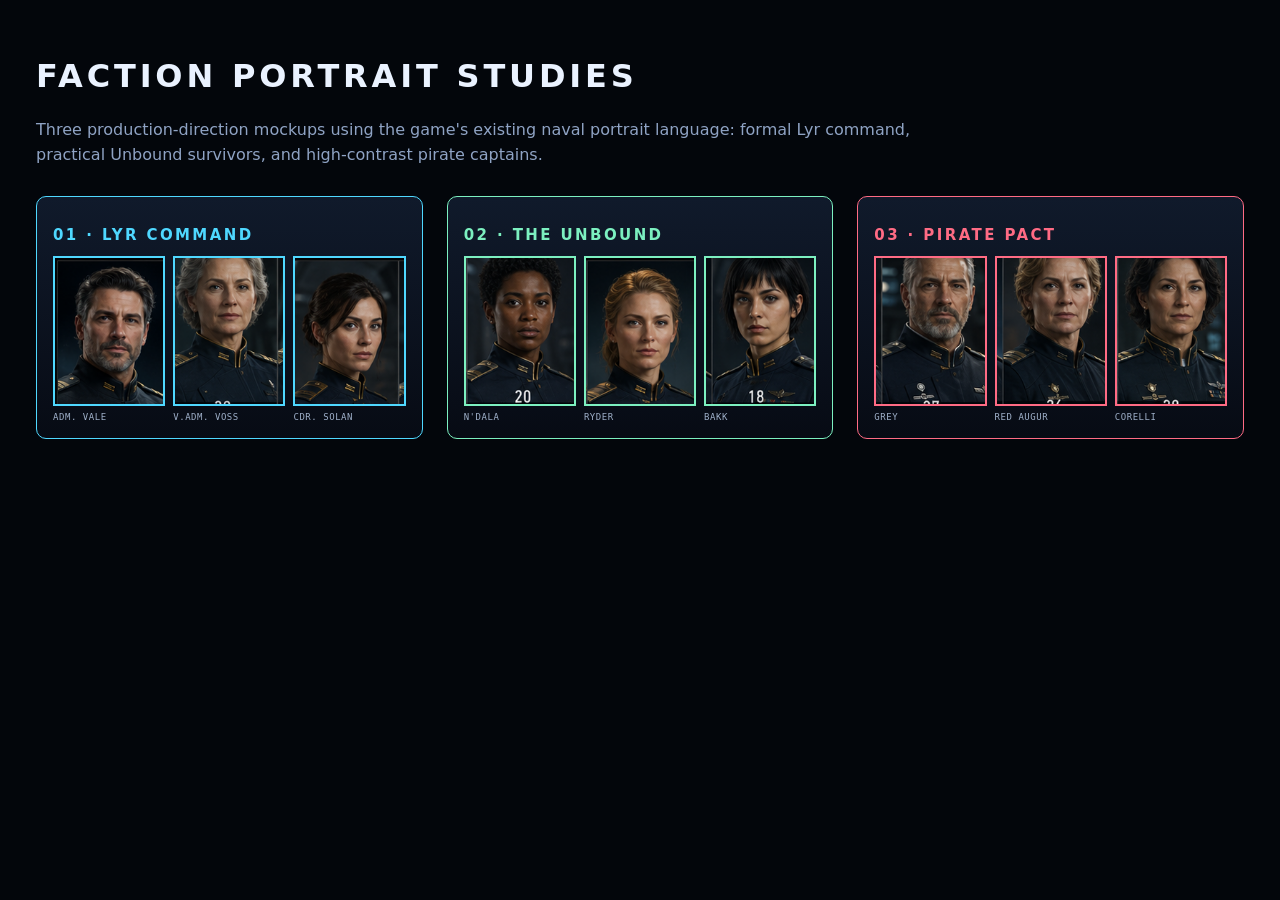
<file: docs/portrait-mockups/index.html>
<!doctype html><meta charset="utf-8"><title>Blackstar Verge — faction portrait mockups</title>
<style>body{margin:0;background:#03060b;color:#eaf2ff;font:16px system-ui;padding:36px}h1{letter-spacing:.12em}.grid{display:grid;grid-template-columns:repeat(3,minmax(220px,1fr));gap:24px}.board{background:linear-gradient(#101a2b,#070b14);border:1px solid var(--c);padding:16px;border-radius:10px}.board h2{color:var(--c);letter-spacing:.16em;font-size:15px}.faces{display:grid;grid-template-columns:repeat(3,1fr);gap:8px}.face{min-width:0}.face img{display:block;width:100%;aspect-ratio:3/4;object-fit:cover;object-position:top;border:2px solid var(--c);box-sizing:border-box}.face span{display:block;font:9px monospace;letter-spacing:.06em;margin-top:6px;color:#9fb0c9}.note{color:#8fa3c4;max-width:900px;line-height:1.6;margin-bottom:28px}</style>
<h1>FACTION PORTRAIT STUDIES</h1><p class="note">Three production-direction mockups using the game's existing naval portrait language: formal Lyr command, practical Unbound survivors, and high-contrast pirate captains.</p>
<div class="grid">
<section class="board" style="--c:#4fd8ff"><h2>01 · LYR COMMAND</h2><div class="faces"><div class="face"><img src="../../assets/crew/alexander_vale.png"><span>ADM. VALE</span></div><div class="face"><img src="../../assets/crew/mara_voss.png"><span>V.ADM. VOSS</span></div><div class="face"><img src="../../assets/crew/mira_solan.png"><span>CDR. SOLAN</span></div></div></section>
<section class="board" style="--c:#7cf0c0"><h2>02 · THE UNBOUND</h2><div class="faces"><div class="face"><img src="../../assets/crew/kiara_n_dala.png"><span>N'DALA</span></div><div class="face"><img src="../../assets/crew/talia_ryder.png"><span>RYDER</span></div><div class="face"><img src="../../assets/crew/nora_bakk.png"><span>BAKK</span></div></div></section>
<section class="board" style="--c:#ff6b84"><h2>03 · PIRATE PACT</h2><div class="faces"><div class="face"><img src="../../assets/crew/thomas_grey.png"><span>GREY</span></div><div class="face"><img src="../../assets/crew/helen_morozova.png"><span>RED AUGUR</span></div><div class="face"><img src="../../assets/crew/isabella_corelli.png"><span>CORELLI</span></div></div></section>
</div>
</file>
